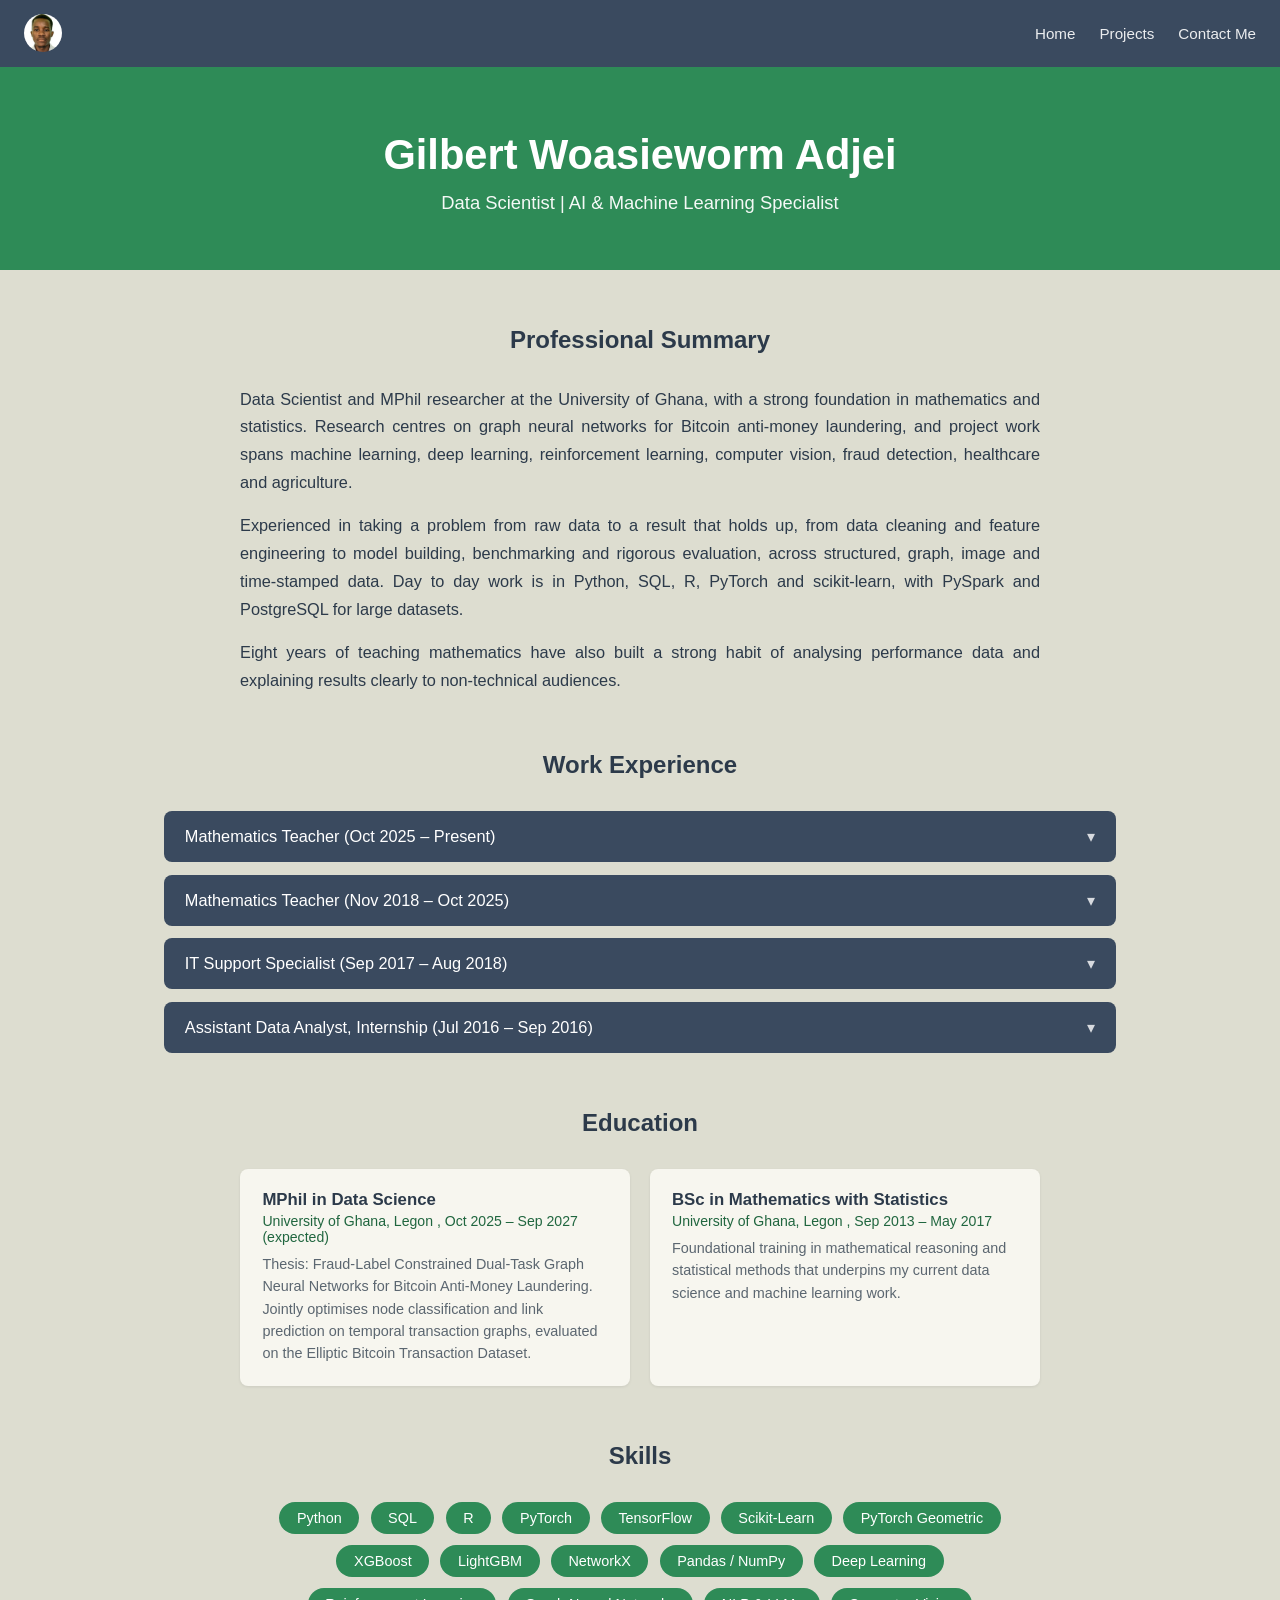
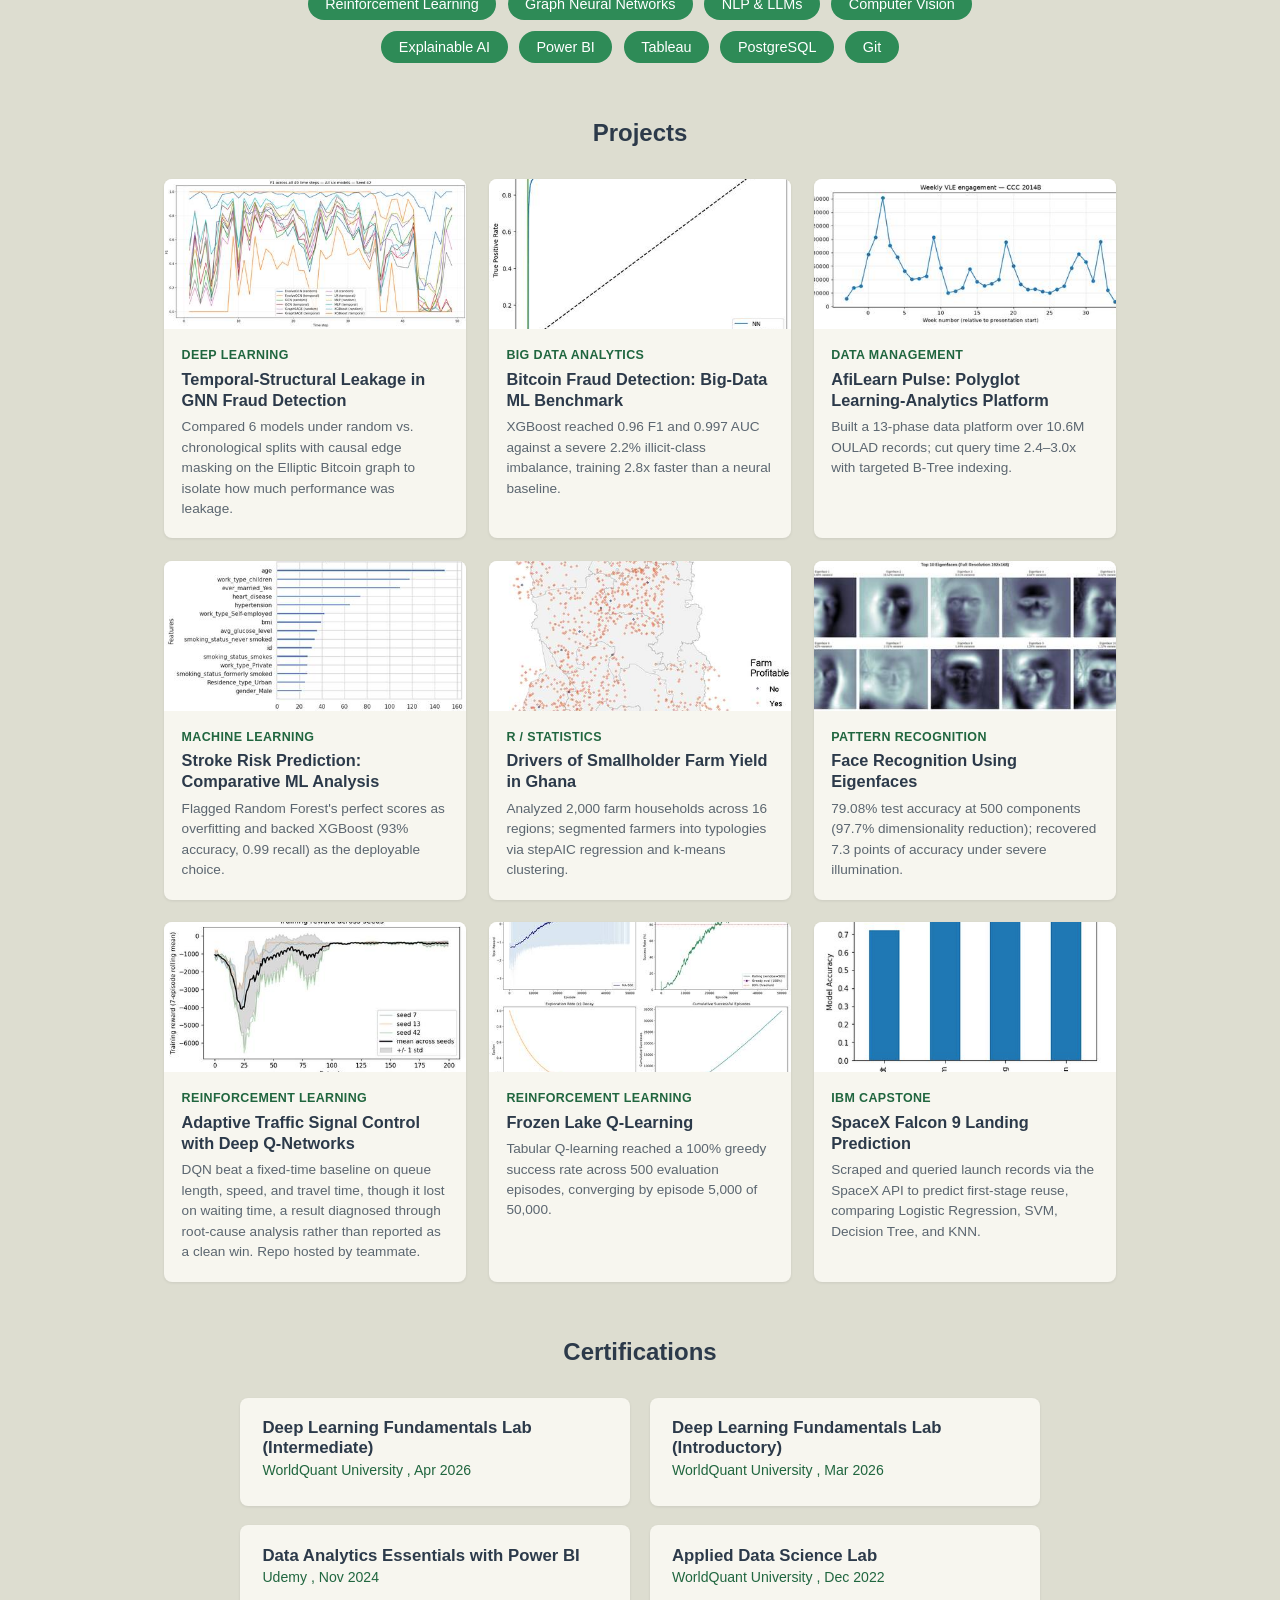
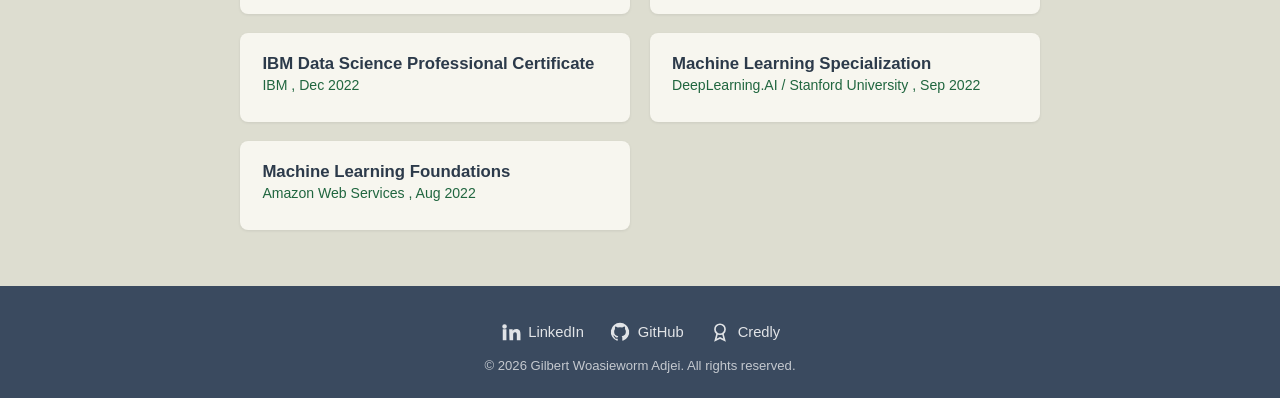
<file: index.html>
<!DOCTYPE html>
<html lang="en">
<head>
<meta charset="UTF-8">
<meta name="viewport" content="width=device-width, initial-scale=1, viewport-fit=cover">
<title>Gilbert Woasieworm Adjei | Data Scientist, AI &amp; ML Specialist</title>
<link rel="stylesheet" href="style.css">
</head>
<body>

<div class="topnav">
  <div class="brand">
    <img class="avatar" src="[data-uri]" alt="Gilbert Woasieworm Adjei">
  </div>
  <nav>
    <a href="#top">Home</a>
    <a href="#projects">Projects</a>
    <a href="contact.html">Contact Me</a>
  </nav>
</div>

<div id="top" class="hero">
  <h1>Gilbert Woasieworm Adjei</h1>
  <p>Data Scientist&nbsp;| AI &amp; Machine Learning Specialist</p>
</div>

<div class="wrap">

<section id="summary">
  <h2 class="section">Professional Summary</h2>
  <p class="summary">Data Scientist and MPhil researcher at the University of Ghana, with a strong foundation in mathematics and statistics. Research centres on graph neural networks for Bitcoin anti-money laundering, and project work spans machine learning, deep learning, reinforcement learning, computer vision, fraud detection, healthcare and agriculture.</p>
  <p class="summary">Experienced in taking a problem from raw data to a result that holds up, from data cleaning and feature engineering to model building, benchmarking and rigorous evaluation, across structured, graph, image and time-stamped data. Day to day work is in Python, SQL, R, PyTorch and scikit-learn, with PySpark and PostgreSQL for large datasets.</p>
  <p class="summary">Eight years of teaching mathematics have also built a strong habit of analysing performance data and explaining results clearly to non-technical audiences.</p>
</section>

<section id="experience" style="margin-top:3.5rem;">
  <h2 class="section">Work Experience</h2>

  <details class="exp">
    <summary><span>Mathematics Teacher (Oct 2025 &ndash; Present)</span></summary>
    <div class="exp-body">
      <p><strong>O&rsquo;Reilly Senior High School, Accra, Ghana</strong></p>
      <p>Teaching Core and Additional Mathematics to senior high school students, with lessons built around the Ghana Ministry of Education curriculum.</p>
      <p>Building data-driven instructional materials and performance dashboards that track each student&rsquo;s progress, so that support reaches the students and topics that need it most.</p>
      <p>Designing assessments and preparing monthly performance reports that give school management and parents a clear view of how students are doing.</p>
    </div>
  </details>

  <details class="exp">
    <summary><span>Mathematics Teacher (Nov 2018 &ndash; Oct 2025)</span></summary>
    <div class="exp-body">
      <p><strong>Abor Senior High School, Abor, Ghana</strong></p>
      <p>Taught the senior high school mathematics curriculum to more than 150 students a year, across several year groups.</p>
      <p>Analysed student performance data to identify learning gaps and guide changes in teaching, and maintained performance-tracking systems that produced monthly reports for school management and parents.</p>
      <p>Adapted instruction for students of different ability levels, which built the habit of explaining the same idea in several different ways.</p>
    </div>
  </details>

  <details class="exp">
    <summary><span>IT Support Specialist (Sep 2017 &ndash; Aug 2018)</span></summary>
    <div class="exp-body">
      <p><strong>Akuafo Hall ICT, University of Ghana, Legon</strong></p>
      <p>Managed and cleaned student and administrative datasets used to inform hall management decisions, improving the accuracy and reliability of records.</p>
      <p>Maintained ICT systems supporting more than 1,000 users and helped ensure reliable access to administrative and student services.</p>
    </div>
  </details>

  <details class="exp">
    <summary><span>Assistant Data Analyst, Internship (Jul 2016 &ndash; Sep 2016)</span></summary>
    <div class="exp-body">
      <p><strong>Gold Coast Fund Management, Accra, Ghana</strong></p>
      <p>Collected and analysed financial performance data to produce monthly business intelligence reports that fed directly into investment decisions at senior management level.</p>
      <p>Created performance dashboards that made it easier to track portfolio growth and company trends, cutting down the time it took to compile regular reports.</p>
    </div>
  </details>
</section>

<section id="education" style="margin-top:3.5rem;">
  <h2 class="section">Education</h2>
  <div class="cards">
    <div class="card">
      <h3>MPhil in Data Science</h3>
      <p class="org">University of Ghana, Legon , Oct 2025 &ndash; Sep 2027 (expected)</p>
      <p class="desc">Thesis: Fraud-Label Constrained Dual-Task Graph Neural Networks for Bitcoin Anti-Money Laundering. Jointly optimises node classification and link prediction on temporal transaction graphs, evaluated on the Elliptic Bitcoin Transaction Dataset.</p>
    </div>
    <div class="card">
      <h3>BSc in Mathematics with Statistics</h3>
      <p class="org">University of Ghana, Legon , Sep 2013 &ndash; May 2017</p>
      <p class="desc">Foundational training in mathematical reasoning and statistical methods that underpins my current data science and machine learning work.</p>
    </div>
  </div>
</section>

<section id="skills" style="margin-top:3.5rem;">
  <h2 class="section">Skills</h2>
  <div class="pills">
    <span class="pill">Python</span><span class="pill">SQL</span><span class="pill">R</span>
    <span class="pill">PyTorch</span><span class="pill">TensorFlow</span><span class="pill">Scikit-Learn</span>
    <span class="pill">PyTorch Geometric</span><span class="pill">XGBoost</span><span class="pill">LightGBM</span>
    <span class="pill">NetworkX</span><span class="pill">Pandas / NumPy</span><span class="pill">Deep Learning</span>
    <span class="pill">Reinforcement Learning</span><span class="pill">Graph Neural Networks</span>
    <span class="pill">NLP &amp; LLMs</span><span class="pill">Computer Vision</span><span class="pill">Explainable AI</span>
    <span class="pill">Power BI</span><span class="pill">Tableau</span><span class="pill">PostgreSQL</span><span class="pill">Git</span>
  </div>
</section>

<section id="projects" style="margin-top:3.5rem;">
  <h2 class="section">Projects</h2>
  <div class="projects">

    <a class="proj" href="https://github.com/Woasieworm/elliptic-fraud-leakage---A-Deep-Learning-Project" target="_blank" rel="noopener">
      <img class="thumb" src="[data-uri]" alt="F1 across 49 time steps, random vs temporal split">
      <div class="proj-body">
        <span class="tag">Deep Learning</span>
        <h3>Temporal-Structural Leakage in GNN Fraud Detection</h3>
        <p>Compared 6 models under random vs. chronological splits with causal edge masking on the Elliptic Bitcoin graph to isolate how much performance was leakage.</p>
      </div>
    </a>

    <a class="proj" href="https://github.com/Woasieworm/Bitcoin-Fraud-Detection-on-the-Elliptic-Dataset---A-Machine-Learning-with-Big-Data-Analytics-Project" target="_blank" rel="noopener">
      <img class="thumb" src="[data-uri]" alt="ROC curves comparing NN, XGBoost, and LightGBM">
      <div class="proj-body">
        <span class="tag">Big Data Analytics</span>
        <h3>Bitcoin Fraud Detection: Big-Data ML Benchmark</h3>
        <p>XGBoost reached 0.96 F1 and 0.997 AUC against a severe 2.2% illicit-class imbalance, training 2.8x faster than a neural baseline.</p>
      </div>
    </a>

    <a class="proj" href="https://github.com/Woasieworm/Building-a-Learning-Analytics-Data-Management-System---A-Data-Management-Technique-Project" target="_blank" rel="noopener">
      <img class="thumb" src="[data-uri]" alt="Weekly VLE engagement trend chart">
      <div class="proj-body">
        <span class="tag">Data Management</span>
        <h3>AfiLearn Pulse: Polyglot Learning-Analytics Platform</h3>
        <p>Built a 13-phase data platform over 10.6M OULAD records; cut query time 2.4&ndash;3.0x with targeted B-Tree indexing.</p>
      </div>
    </a>

    <a class="proj" href="https://github.com/Woasieworm/Stroke-Risk-Prediction---Comparative-Machine-Learning-Analysis" target="_blank" rel="noopener">
      <img class="thumb" src="[data-uri]" alt="XGBoost feature importance for stroke prediction">
      <div class="proj-body">
        <span class="tag">Machine Learning</span>
        <h3>Stroke Risk Prediction: Comparative ML Analysis</h3>
        <p>Flagged Random Forest's perfect scores as overfitting and backed XGBoost (93% accuracy, 0.99 recall) as the deployable choice.</p>
      </div>
    </a>

    <a class="proj" href="https://github.com/Woasieworm/Drivers-of-Smallholder-Farm-Yield-and-Profitability-in-Ghana---R-Programming-Project" target="_blank" rel="noopener">
      <img class="thumb" src="[data-uri]" alt="Map of individual farms by profitability across Ghana">
      <div class="proj-body">
        <span class="tag">R / Statistics</span>
        <h3>Drivers of Smallholder Farm Yield in Ghana</h3>
        <p>Analyzed 2,000 farm households across 16 regions; segmented farmers into typologies via stepAIC regression and k-means clustering.</p>
      </div>
    </a>

    <a class="proj" href="https://github.com/Woasieworm/Face-Recognition-Using-Eigenfaces-and-Pattern-Classification---A-Pattern-Recognition-Project" target="_blank" rel="noopener">
      <img class="thumb" src="[data-uri]" alt="Top 10 eigenfaces from PCA decomposition">
      <div class="proj-body">
        <span class="tag">Pattern Recognition</span>
        <h3>Face Recognition Using Eigenfaces</h3>
        <p>79.08% test accuracy at 500 components (97.7% dimensionality reduction); recovered 7.3 points of accuracy under severe illumination.</p>
      </div>
    </a>

    <a class="proj" href="https://github.com/kametasamuel/dqn-traffic-signal-control" target="_blank" rel="noopener">
      <img class="thumb" src="[data-uri]" alt="Training reward across seeds for DQN traffic signal agent">
      <div class="proj-body">
        <span class="tag">Reinforcement Learning</span>
        <h3>Adaptive Traffic Signal Control with Deep Q-Networks</h3>
        <p>DQN beat a fixed-time baseline on queue length, speed, and travel time, though it lost on waiting time, a result diagnosed through root-cause analysis rather than reported as a clean win. Repo hosted by teammate.</p>
      </div>
    </a>

    <a class="proj" href="https://github.com/Woasieworm/frozen-lake-qlearning" target="_blank" rel="noopener">
      <img class="thumb" src="[data-uri]" alt="Q-learning training curves on Frozen Lake 8x8">
      <div class="proj-body">
        <span class="tag">Reinforcement Learning</span>
        <h3>Frozen Lake Q-Learning</h3>
        <p>Tabular Q-learning reached a 100% greedy success rate across 500 evaluation episodes, converging by episode 5,000 of 50,000.</p>
      </div>
    </a>

    <a class="proj" href="https://github.com/Woasieworm/IBM-Applied-Data-Science-Capstone" target="_blank" rel="noopener">
      <img class="thumb" src="[data-uri]" alt="Classification model test accuracy comparison for Falcon 9 landing prediction">
      <div class="proj-body">
        <span class="tag">IBM Capstone</span>
        <h3>SpaceX Falcon 9 Landing Prediction</h3>
        <p>Scraped and queried launch records via the SpaceX API to predict first-stage reuse, comparing Logistic Regression, SVM, Decision Tree, and KNN.</p>
      </div>
    </a>

  </div>
</section>

<section id="certifications" style="margin-top:3.5rem;">
  <h2 class="section">Certifications</h2>
  <div class="cards">
    <a class="card" href="https://www.credly.com/badges/27e84ce0-518b-4494-a4a1-5ba0128a55e8/academic_transcript" target="_blank" rel="noopener" style="text-decoration:none; display:block;"><h3>Deep Learning Fundamentals Lab (Intermediate)</h3><p class="org">WorldQuant University , Apr 2026</p></a>
    <a class="card" href="https://www.credly.com/badges/9e835212-cbae-43d5-87f2-64c729a5b6d2/academic_transcript" target="_blank" rel="noopener" style="text-decoration:none; display:block;"><h3>Deep Learning Fundamentals Lab (Introductory)</h3><p class="org">WorldQuant University , Mar 2026</p></a>
    <a class="card" href="http://ude.my/UC-60203612-bb59-4d25-b67c-de501e914e11" target="_blank" rel="noopener" style="text-decoration:none; display:block;"><h3>Data Analytics Essentials with Power BI</h3><p class="org">Udemy , Nov 2024</p></a>
    <a class="card" href="https://www.credly.com/badges/e69579be-a0b8-453d-a388-5c3b18b8610b/academic_transcript" target="_blank" rel="noopener" style="text-decoration:none; display:block;"><h3>Applied Data Science Lab</h3><p class="org">WorldQuant University , Dec 2022</p></a>
    <a class="card" href="https://www.credly.com/badges/cb4b604e-5405-47ce-a163-510f1b4b343c/academic_transcript" target="_blank" rel="noopener" style="text-decoration:none; display:block;"><h3>IBM Data Science Professional Certificate</h3><p class="org">IBM , Dec 2022</p></a>
    <a class="card" href="https://coursera.org/share/9eb06f1c65f337394c0a3d5ea338363e" target="_blank" rel="noopener" style="text-decoration:none; display:block;"><h3>Machine Learning Specialization</h3><p class="org">DeepLearning.AI / Stanford University , Sep 2022</p></a>
    <a class="card" href="https://www.udacity.com/certificate/e/3e6359fa-0787-11ed-a881-0f392db53709" target="_blank" rel="noopener" style="text-decoration:none; display:block;"><h3>Machine Learning Foundations</h3><p class="org">Amazon Web Services , Aug 2022</p></a>
  </div>
</section>

</div>

<footer>
  <div class="foot-links">
    <a href="https://www.linkedin.com/in/gilbert-adjei-66a197a8/" target="_blank" rel="noopener" aria-label="LinkedIn">
      <svg width="22" height="22" viewBox="0 0 24 24" fill="currentColor"><path d="M4.98 3.5a2.5 2.5 0 11-.02 5 2.5 2.5 0 01.02-5zM3 9h4v12H3zm7 0h3.8v1.7h.05c.53-1 1.82-2 3.75-2 4 0 4.75 2.63 4.75 6.05V21h-4v-5.6c0-1.33-.02-3.04-1.86-3.04-1.86 0-2.14 1.45-2.14 2.95V21h-4z"/></svg>
      <span>LinkedIn</span>
    </a>
    <a href="https://github.com/Woasieworm" target="_blank" rel="noopener" aria-label="GitHub">
      <svg width="22" height="22" viewBox="0 0 24 24" fill="currentColor"><path d="M12 2a10 10 0 00-3.16 19.49c.5.09.68-.22.68-.48v-1.7c-2.78.6-3.37-1.34-3.37-1.34-.46-1.16-1.11-1.47-1.11-1.47-.91-.62.07-.6.07-.6 1 .07 1.53 1.03 1.53 1.03.89 1.52 2.34 1.08 2.91.83.09-.65.35-1.08.63-1.33-2.22-.25-4.56-1.11-4.56-4.95 0-1.09.39-1.98 1.03-2.68-.1-.26-.45-1.28.1-2.67 0 0 .84-.27 2.75 1.02a9.6 9.6 0 015 0c1.9-1.29 2.75-1.02 2.75-1.02.55 1.39.2 2.41.1 2.67.64.7 1.03 1.59 1.03 2.68 0 3.85-2.34 4.7-4.57 4.95.36.31.68.92.68 1.85v2.74c0 .27.18.58.69.48A10 10 0 0012 2z"/></svg>
      <span>GitHub</span>
    </a>
    <a href="https://www.credly.com/users/gilbert-woasieworm-adjei/badges/credly" target="_blank" rel="noopener" aria-label="Credly">
      <svg width="22" height="22" viewBox="0 0 24 24" fill="none" stroke="currentColor" stroke-width="1.8"><circle cx="12" cy="9" r="5.5"/><path d="M9 13.5L7 21l5-2.5L17 21l-2-7.5"/></svg>
      <span>Credly</span>
    </a>
  </div>
  <p class="copy">&copy; 2026 Gilbert Woasieworm Adjei. All rights reserved.</p>
</footer>

</body>
</html>
</file>
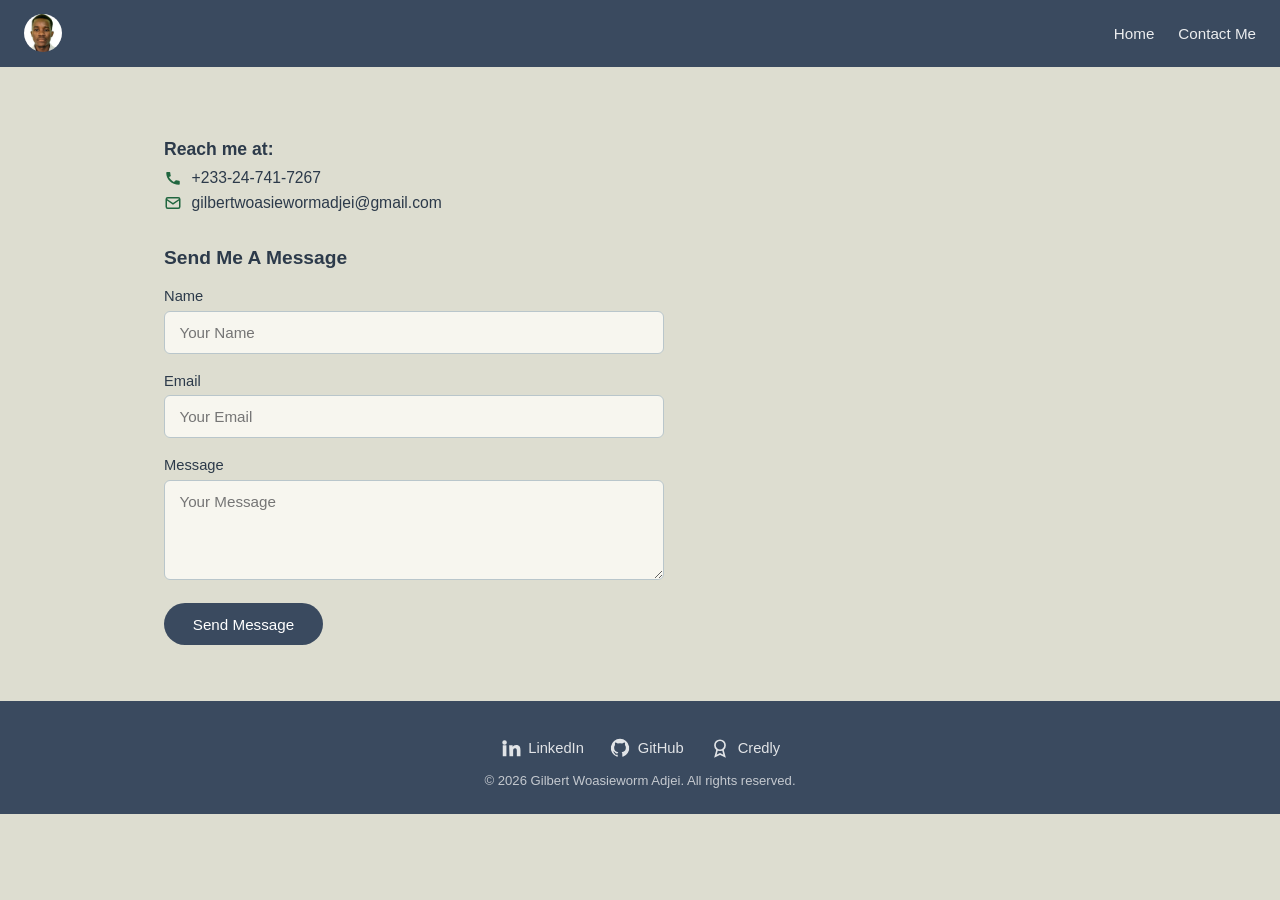
<file: contact.html>
<!DOCTYPE html>
<html lang="en">
<head>
<meta charset="UTF-8">
<meta name="viewport" content="width=device-width, initial-scale=1, viewport-fit=cover">
<title>Contact Me | Gilbert Woasieworm Adjei</title>
<link rel="stylesheet" href="style.css">
</head>
<body>

<div class="topnav">
  <div class="brand">
    <img class="avatar" src="[data-uri]" alt="Gilbert Woasieworm Adjei">
  </div>
  <nav>
    <a href="index.html">Home</a>
    <a href="contact.html">Contact Me</a>
  </nav>
</div>

<div class="wrap">

<section style="margin-top:1rem;">
  <div class="reach">
    <h3>Reach me at:</h3>
    <p>
      <svg width="18" height="18" viewBox="0 0 24 24" fill="currentColor"><path d="M6.6 10.8c1.4 2.8 3.8 5.1 6.6 6.6l2.2-2.2c.3-.3.7-.4 1-.2 1.1.4 2.4.6 3.6.6.6 0 1 .4 1 1V20c0 .6-.4 1-1 1C10.3 21 3 13.7 3 4.9c0-.6.4-1 1-1h3.4c.6 0 1 .4 1 1 0 1.3.2 2.5.6 3.6.1.4 0 .8-.2 1L6.6 10.8z"/></svg>
      +233-24-741-7267
    </p>
    <p>
      <svg width="18" height="18" viewBox="0 0 24 24" fill="none" stroke="currentColor" stroke-width="2"><rect x="3" y="5" width="18" height="14" rx="2"/><path d="M3 7l9 6 9-6"/></svg>
      gilbertwoasiewormadjei@gmail.com
    </p>
  </div>

  <h3 class="form-heading">Send Me A Message</h3>
  <form class="contact-form" action="mailto:gilbertwoasiewormadjei@gmail.com" method="post" enctype="text/plain">
    <label for="cf-name">Name</label>
    <input id="cf-name" name="name" type="text" placeholder="Your Name" required>
    <label for="cf-email">Email</label>
    <input id="cf-email" name="email" type="email" placeholder="Your Email" required>
    <label for="cf-message">Message</label>
    <textarea id="cf-message" name="message" placeholder="Your Message" required></textarea>
    <button type="submit">Send Message</button>
  </form>
</section>

</div>

<footer>
  <div class="foot-links">
    <a href="https://www.linkedin.com/in/gilbert-adjei-66a197a8/" target="_blank" rel="noopener" aria-label="LinkedIn">
      <svg width="22" height="22" viewBox="0 0 24 24" fill="currentColor"><path d="M4.98 3.5a2.5 2.5 0 11-.02 5 2.5 2.5 0 01.02-5zM3 9h4v12H3zm7 0h3.8v1.7h.05c.53-1 1.82-2 3.75-2 4 0 4.75 2.63 4.75 6.05V21h-4v-5.6c0-1.33-.02-3.04-1.86-3.04-1.86 0-2.14 1.45-2.14 2.95V21h-4z"/></svg>
      <span>LinkedIn</span>
    </a>
    <a href="https://github.com/Woasieworm" target="_blank" rel="noopener" aria-label="GitHub">
      <svg width="22" height="22" viewBox="0 0 24 24" fill="currentColor"><path d="M12 2a10 10 0 00-3.16 19.49c.5.09.68-.22.68-.48v-1.7c-2.78.6-3.37-1.34-3.37-1.34-.46-1.16-1.11-1.47-1.11-1.47-.91-.62.07-.6.07-.6 1 .07 1.53 1.03 1.53 1.03.89 1.52 2.34 1.08 2.91.83.09-.65.35-1.08.63-1.33-2.22-.25-4.56-1.11-4.56-4.95 0-1.09.39-1.98 1.03-2.68-.1-.26-.45-1.28.1-2.67 0 0 .84-.27 2.75 1.02a9.6 9.6 0 015 0c1.9-1.29 2.75-1.02 2.75-1.02.55 1.39.2 2.41.1 2.67.64.7 1.03 1.59 1.03 2.68 0 3.85-2.34 4.7-4.57 4.95.36.31.68.92.68 1.85v2.74c0 .27.18.58.69.48A10 10 0 0012 2z"/></svg>
      <span>GitHub</span>
    </a>
    <a href="https://www.credly.com/users/gilbert-woasieworm-adjei/badges/credly" target="_blank" rel="noopener" aria-label="Credly">
      <svg width="22" height="22" viewBox="0 0 24 24" fill="none" stroke="currentColor" stroke-width="1.8"><circle cx="12" cy="9" r="5.5"/><path d="M9 13.5L7 21l5-2.5L17 21l-2-7.5"/></svg>
      <span>Credly</span>
    </a>
  </div>
  <p class="copy">&copy; 2026 Gilbert Woasieworm Adjei. All rights reserved.</p>
</footer>

</body>
</html>
</file>
<file: style.css>
:root{
    --bg:#DDDDD0; --card:#F7F6EF; --navy:#3A4A5F; --heading:#2C3A4A;
    --muted:#5B6670; --cyan:#2E8B57; --cyan-deep:#20663F; --line:#B9C6CB; --hero:#2E8B57;
    box-sizing:border-box;
    padding-top:env(safe-area-inset-top,0px); padding-bottom:env(safe-area-inset-bottom,0px);
  }

  *{box-sizing:inherit}
  html{scroll-padding-top:70px}
  body{margin:0; background:var(--bg); color:var(--heading);
    font-family:-apple-system,BlinkMacSystemFont,"Segoe UI",Helvetica,Arial,sans-serif;}
  a{color:inherit}
  .topnav{
    position:sticky; top:0; z-index:10; background:var(--navy);
    padding:calc(0.9rem + env(safe-area-inset-top,0px)) 1.5rem 0.9rem;
    display:flex; align-items:center; justify-content:space-between;
  }
  .brand{display:flex; align-items:center; gap:0.7rem;}
  .avatar{width:38px; height:38px; border-radius:50%; object-fit:cover; flex-shrink:0;}
  .topnav nav{display:flex; gap:1.5rem;}
  .topnav nav a{color:#fff; text-decoration:none; font-size:0.95rem; opacity:0.9;}
  .topnav nav a:hover{opacity:1; color:var(--cyan);}
  .hero{background:var(--hero); color:#fff; text-align:center; padding:4rem 1.5rem 3.5rem;}
  .hero h1{font-size:2.6rem; font-weight:800; margin:0 0 0.8rem;}
  .hero p{font-size:1.15rem; margin:0; opacity:0.95;}
  .wrap{max-width:1000px; margin:0 auto; padding:3.5rem 1.5rem;}
  h2.section{text-align:center; color:var(--heading); font-size:1.5rem; margin:0 0 2rem;}
  .summary{max-width:800px; margin:0 auto 1rem; text-align:justify; color:var(--heading); font-size:1.02rem; line-height:1.7;}
  details.exp{border-radius:8px; margin-bottom:0.8rem; overflow:hidden;}
  details.exp summary{list-style:none; cursor:pointer; padding:1rem 1.3rem; display:flex; justify-content:space-between; align-items:center; font-size:1.02rem; background:var(--navy); color:#fff;}
  details.exp summary::-webkit-details-marker{display:none}
  details.exp summary::after{content:"\25BE"; transition:transform 0.2s; opacity:0.8;}
  details.exp[open] summary::after{transform:rotate(180deg);}
  details.exp .exp-body{padding:1.1rem 1.3rem 1.2rem; font-size:0.95rem; line-height:1.6; background:var(--card); color:var(--heading);}
  details.exp .exp-body p{margin:0.4rem 0;}
  details.exp .exp-body strong{color:var(--cyan-deep);}
  .cards{display:grid; grid-template-columns:repeat(2,1fr); gap:1.2rem; max-width:800px; margin:0 auto;}
  .card{background:var(--card); border-radius:8px; padding:1.3rem 1.4rem; box-shadow:0 1px 3px rgba(0,0,0,0.08);}
  a.card:hover{box-shadow:0 4px 14px rgba(0,0,0,0.14);}
  .card h3{margin:0 0 0.2rem; font-size:1.05rem; color:var(--heading);}
  .card .org{color:var(--cyan-deep); font-size:0.88rem; margin:0 0 0.5rem;}
  .card p.desc{margin:0; font-size:0.9rem; color:var(--muted); line-height:1.55;}
  .pills{display:flex; flex-wrap:wrap; gap:0.7rem; justify-content:center; max-width:780px; margin:0 auto;}
  .pill{background:var(--cyan); color:#fff; padding:0.5rem 1.1rem; border-radius:999px; font-size:0.9rem; white-space:nowrap;}
  .projects{display:grid; grid-template-columns:repeat(3,1fr); gap:1.4rem;}
  .proj{background:var(--card); border-radius:8px; overflow:hidden; box-shadow:0 1px 3px rgba(0,0,0,0.08); text-decoration:none; display:flex; flex-direction:column;}
  .proj:hover{box-shadow:0 4px 14px rgba(0,0,0,0.14);}
  .proj .thumb{width:100%; height:150px; object-fit:cover; display:block; background:var(--navy);}
  .proj .thumb.svg-thumb{display:flex; align-items:center; justify-content:center;}
  .proj-body{padding:1rem 1.1rem 1.2rem;}
  .proj-body .tag{display:inline-block; color:var(--cyan-deep); font-size:0.78rem; font-weight:600; text-transform:uppercase; letter-spacing:0.03em; margin-bottom:0.4rem;}
  .proj-body h3{margin:0 0 0.4rem; font-size:1.02rem; color:var(--heading); line-height:1.3;}
  .proj-body p{margin:0; font-size:0.85rem; color:var(--muted); line-height:1.5;}
  footer{background:var(--navy); color:#fff; text-align:center; padding:2.2rem 1.5rem 1.6rem;}
  .foot-links{display:flex; justify-content:center; gap:1.6rem; margin-bottom:0.9rem; flex-wrap:wrap;}
  .foot-links a{color:#fff; opacity:0.85; display:inline-flex; align-items:center; gap:0.4rem; text-decoration:none; font-size:0.92rem;}
  .foot-links a:hover{opacity:1; color:var(--cyan);}
  footer .contact-line{font-size:0.9rem; opacity:0.85; margin:0 0 1rem;}
  footer .copy{font-size:0.82rem; opacity:0.7; margin:0;}
  .reach h3{font-size:1.1rem; margin:0 0 0.6rem; color:var(--heading);}
  .reach p{display:flex; align-items:center; gap:0.6rem; margin:0.4rem 0; font-size:0.98rem; color:var(--heading);}
  .reach svg{flex-shrink:0; color:var(--cyan-deep);}
  h3.form-heading{font-size:1.2rem; margin:2.2rem 0 1.2rem; color:var(--heading);}
  .contact-form{max-width:500px;}
  .contact-form label{display:block; font-size:0.92rem; color:var(--heading); margin:0 0 0.4rem;}
  .contact-form input, .contact-form textarea{
    width:100%; padding:0.75rem 0.9rem; border:1px solid var(--line); border-radius:6px;
    font-size:0.95rem; margin-bottom:1.2rem; background:var(--card); color:var(--heading);
    font-family:inherit;
  }
  .contact-form textarea{resize:vertical; min-height:100px;}
  .contact-form button{
    background:var(--navy); color:#fff; border:none; padding:0.8rem 1.8rem;
    border-radius:999px; font-size:0.95rem; cursor:pointer;
  }
  .contact-form button:hover{background:var(--cyan-deep);}
  @media (max-width:700px){
    .cards{grid-template-columns:1fr;}
    .projects{grid-template-columns:1fr;}
    .hero h1{font-size:2rem;}
    .topnav nav{gap:1rem;}
  }
</file>
